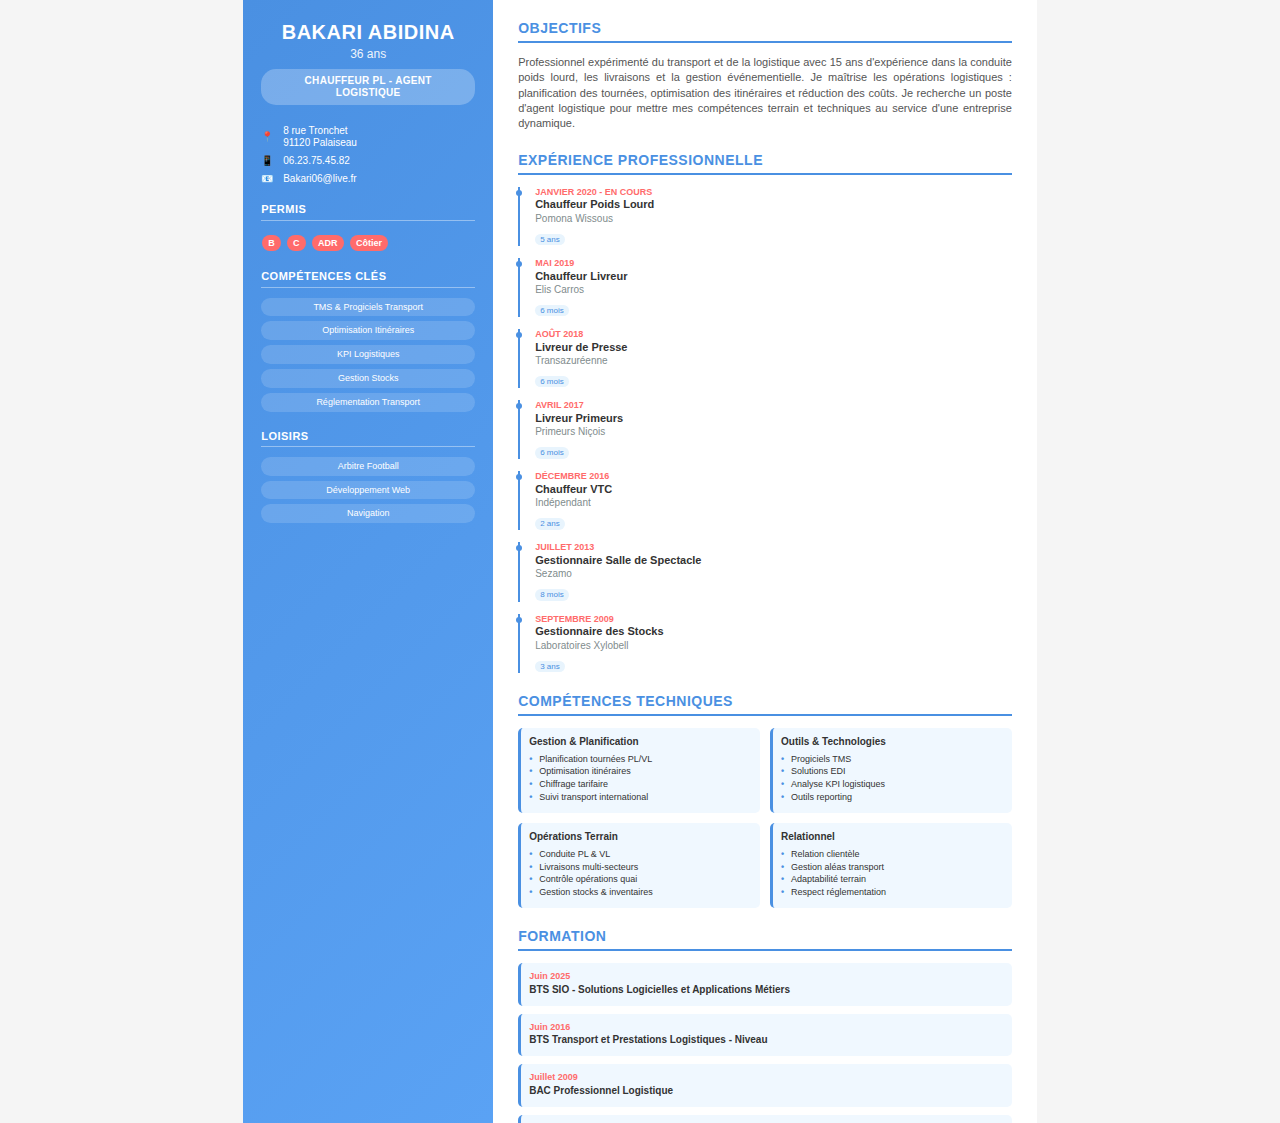
<file: Cv/cv1.html>
<!DOCTYPE html>
<html lang="fr">
<head>
    <meta charset="UTF-8">
    <meta name="viewport" content="width=device-width, initial-scale=1.0">
    <title>CV - Bakari Abidina</title>
    <style>
        * {
            margin: 0;
            padding: 0;
            box-sizing: border-box;
        }

        body {
            font-family: 'Arial', sans-serif;
            line-height: 1.2;
            color: #333;
            background: #f5f5f5;
        }

        .cv-container {
            max-width: 210mm;
            height: 297mm;
            margin: 0 auto;
            background: white;
            display: grid;
            grid-template-columns: 250px 1fr;
            overflow: hidden;
        }

        /* Sidebar */
        .sidebar {
            background: linear-gradient(135deg, #4a90e2, #5ba3f5);
            color: white;
            padding: 20px 18px;
        }

        .profile-section {
            text-align: center;
            margin-bottom: 20px;
        }

        .name {
            font-size: 20px;
            font-weight: bold;
            margin-bottom: 3px;
            text-transform: uppercase;
            letter-spacing: 0.5px;
        }

        .age {
            font-size: 12px;
            opacity: 0.9;
            margin-bottom: 8px;
        }

        .title {
            background: rgba(255,255,255,0.25);
            padding: 6px 12px;
            border-radius: 15px;
            font-size: 10px;
            font-weight: bold;
            text-transform: uppercase;
            letter-spacing: 0.3px;
        }

        .contact-info {
            margin-bottom: 18px;
        }

        .contact-item {
            display: flex;
            align-items: center;
            margin-bottom: 6px;
            font-size: 10px;
        }

        .contact-item::before {
            content: "📧";
            margin-right: 8px;
            width: 14px;
        }

        .contact-item.phone::before {
            content: "📱";
        }

        .contact-item.address::before {
            content: "📍";
        }

        .sidebar-section {
            margin-bottom: 18px;
        }

        .sidebar-title {
            font-size: 11px;
            font-weight: bold;
            text-transform: uppercase;
            letter-spacing: 0.5px;
            margin-bottom: 10px;
            padding-bottom: 3px;
            border-bottom: 1px solid rgba(255,255,255,0.4);
        }

        .skill-item {
            background: rgba(255,255,255,0.15);
            padding: 4px 8px;
            margin-bottom: 5px;
            border-radius: 12px;
            font-size: 9px;
            text-align: center;
        }

        .permit-item {
            display: inline-block;
            background: #ff6b6b;
            color: white;
            padding: 3px 6px;
            margin: 1px;
            border-radius: 8px;
            font-size: 9px;
            font-weight: bold;
        }

        /* Main Content */
        .main-content {
            padding: 20px 25px;
        }

        .section {
            margin-bottom: 20px;
        }

        .section-title {
            font-size: 14px;
            font-weight: bold;
            color: #4a90e2;
            text-transform: uppercase;
            letter-spacing: 0.5px;
            margin-bottom: 12px;
            padding-bottom: 4px;
            border-bottom: 2px solid #4a90e2;
        }

        .objective {
            font-size: 11px;
            color: #555;
            line-height: 1.4;
            text-align: justify;
        }

        .experience-item {
            margin-bottom: 12px;
            padding-left: 15px;
            border-left: 2px solid #4a90e2;
            position: relative;
        }

        .experience-item::before {
            content: "";
            position: absolute;
            left: -4px;
            top: 3px;
            width: 6px;
            height: 6px;
            background: #4a90e2;
            border-radius: 50%;
        }

        .experience-date {
            font-weight: bold;
            color: #ff6b6b;
            font-size: 9px;
            text-transform: uppercase;
        }

        .experience-title {
            font-weight: bold;
            font-size: 11px;
            color: #333;
            margin: 1px 0;
        }

        .experience-company {
            font-size: 10px;
            color: #7f8c8d;
            margin-bottom: 2px;
        }

        .experience-duration {
            font-size: 8px;
            background: #e8f4fd;
            color: #4a90e2;
            padding: 1px 5px;
            border-radius: 8px;
            display: inline-block;
        }

        .education-item {
            margin-bottom: 8px;
            padding: 8px;
            background: #f0f8ff;
            border-radius: 5px;
            border-left: 3px solid #4a90e2;
        }

        .education-date {
            font-weight: bold;
            color: #ff6b6b;
            font-size: 9px;
        }

        .education-title {
            font-weight: bold;
            color: #333;
            margin: 2px 0;
            font-size: 10px;
        }

        .competences-grid {
            display: grid;
            grid-template-columns: 1fr 1fr;
            gap: 10px;
        }

        .competence-category {
            background: #f0f8ff;
            padding: 8px;
            border-radius: 5px;
            border-left: 3px solid #4a90e2;
        }

        .competence-title {
            font-weight: bold;
            color: #333;
            margin-bottom: 6px;
            font-size: 10px;
        }

        .competence-list {
            list-style: none;
        }

        .competence-list li {
            font-size: 9px;
            margin-bottom: 2px;
            padding-left: 10px;
            position: relative;
        }

        .competence-list li::before {
            content: "•";
            position: absolute;
            left: 0;
            color: #4a90e2;
            font-weight: bold;
        }

        @media print {
            .cv-container {
                box-shadow: none;
                margin: 0;
                max-width: 210mm;
                height: 297mm;
            }
            
            body {
                background: white;
            }
        }
    </style>
</head>
<body>
    <div class="cv-container">
        <div class="sidebar">
            <div class="profile-section">
                <div class="name">Bakari Abidina</div>
                <div class="age">36 ans</div>
                <div class="title">Chauffeur PL - Agent Logistique</div>
            </div>

            <div class="contact-info">
                <div class="contact-item address">8 rue Tronchet<br>91120 Palaiseau</div>
                <div class="contact-item phone">06.23.75.45.82</div>
                <div class="contact-item">Bakari06@live.fr</div>
            </div>

            <div class="sidebar-section">
                <div class="sidebar-title">Permis</div>
                <div class="permit-item">B</div>
                <div class="permit-item">C</div>
                <div class="permit-item">ADR</div>
                <div class="permit-item">Côtier</div>
            </div>

            <div class="sidebar-section">
                <div class="sidebar-title">Compétences Clés</div>
                <div class="skill-item">TMS & Progiciels Transport</div>
                <div class="skill-item">Optimisation Itinéraires</div>
                <div class="skill-item">KPI Logistiques</div>
                <div class="skill-item">Gestion Stocks</div>
                <div class="skill-item">Réglementation Transport</div>
            </div>

            <div class="sidebar-section">
                <div class="sidebar-title">Loisirs</div>
                <div class="skill-item">Arbitre Football</div>
                <div class="skill-item">Développement Web</div>
                <div class="skill-item">Navigation</div>
            </div>
        </div>

        <div class="main-content">
            <div class="section">
                <div class="section-title">Objectifs</div>
                <div class="objective">
                    Professionnel expérimenté du transport et de la logistique avec 15 ans d'expérience dans la conduite poids lourd, les livraisons et la gestion événementielle. Je maîtrise les opérations logistiques : planification des tournées, optimisation des itinéraires et réduction des coûts. Je recherche un poste d'agent logistique pour mettre mes compétences terrain et techniques au service d'une entreprise dynamique.
                </div>
            </div>

            <div class="section">
                <div class="section-title">Expérience Professionnelle</div>
                
                <div class="experience-item">
                    <div class="experience-date">Janvier 2020 - En cours</div>
                    <div class="experience-title">Chauffeur Poids Lourd</div>
                    <div class="experience-company">Pomona Wissous</div>
                    <div class="experience-duration">5 ans</div>
                </div>

                <div class="experience-item">
                    <div class="experience-date">Mai 2019</div>
                    <div class="experience-title">Chauffeur Livreur</div>
                    <div class="experience-company">Elis Carros</div>
                    <div class="experience-duration">6 mois</div>
                </div>

                <div class="experience-item">
                    <div class="experience-date">Août 2018</div>
                    <div class="experience-title">Livreur de Presse</div>
                    <div class="experience-company">Transazuréenne</div>
                    <div class="experience-duration">6 mois</div>
                </div>

                <div class="experience-item">
                    <div class="experience-date">Avril 2017</div>
                    <div class="experience-title">Livreur Primeurs</div>
                    <div class="experience-company">Primeurs Niçois</div>
                    <div class="experience-duration">6 mois</div>
                </div>

                <div class="experience-item">
                    <div class="experience-date">Décembre 2016</div>
                    <div class="experience-title">Chauffeur VTC</div>
                    <div class="experience-company">Indépendant</div>
                    <div class="experience-duration">2 ans</div>
                </div>

                <div class="experience-item">
                    <div class="experience-date">Juillet 2013</div>
                    <div class="experience-title">Gestionnaire Salle de Spectacle</div>
                    <div class="experience-company">Sezamo</div>
                    <div class="experience-duration">8 mois</div>
                </div>

                <div class="experience-item">
                    <div class="experience-date">Septembre 2009</div>
                    <div class="experience-title">Gestionnaire des Stocks</div>
                    <div class="experience-company">Laboratoires Xylobell</div>
                    <div class="experience-duration">3 ans</div>
                </div>
            </div>

            <div class="section">
                <div class="section-title">Compétences Techniques</div>
                <div class="competences-grid">
                    <div class="competence-category">
                        <div class="competence-title">Gestion & Planification</div>
                        <ul class="competence-list">
                            <li>Planification tournées PL/VL</li>
                            <li>Optimisation itinéraires</li>
                            <li>Chiffrage tarifaire</li>
                            <li>Suivi transport international</li>
                        </ul>
                    </div>
                    <div class="competence-category">
                        <div class="competence-title">Outils & Technologies</div>
                        <ul class="competence-list">
                            <li>Progiciels TMS</li>
                            <li>Solutions EDI</li>
                            <li>Analyse KPI logistiques</li>
                            <li>Outils reporting</li>
                        </ul>
                    </div>
                    <div class="competence-category">
                        <div class="competence-title">Opérations Terrain</div>
                        <ul class="competence-list">
                            <li>Conduite PL & VL</li>
                            <li>Livraisons multi-secteurs</li>
                            <li>Contrôle opérations quai</li>
                            <li>Gestion stocks & inventaires</li>
                        </ul>
                    </div>
                    <div class="competence-category">
                        <div class="competence-title">Relationnel</div>
                        <ul class="competence-list">
                            <li>Relation clientèle</li>
                            <li>Gestion aléas transport</li>
                            <li>Adaptabilité terrain</li>
                            <li>Respect réglementation</li>
                        </ul>
                    </div>
                </div>
            </div>

            <div class="section">
                <div class="section-title">Formation</div>
                
                <div class="education-item">
                    <div class="education-date">Juin 2025</div>
                    <div class="education-title">BTS SIO - Solutions Logicielles et Applications Métiers</div>
                </div>

                <div class="education-item">
                    <div class="education-date">Juin 2016</div>
                    <div class="education-title">BTS Transport et Prestations Logistiques - Niveau</div>
                </div>

                <div class="education-item">
                    <div class="education-date">Juillet 2009</div>
                    <div class="education-title">BAC Professionnel Logistique</div>
                </div>

                <div class="education-item">
                    <div class="education-date">Juin 2007</div>
                    <div class="education-title">BEP Logistique et Commercialisation</div>
                </div>
            </div>
        </div>
    </div>
</body>
</html>
</file>
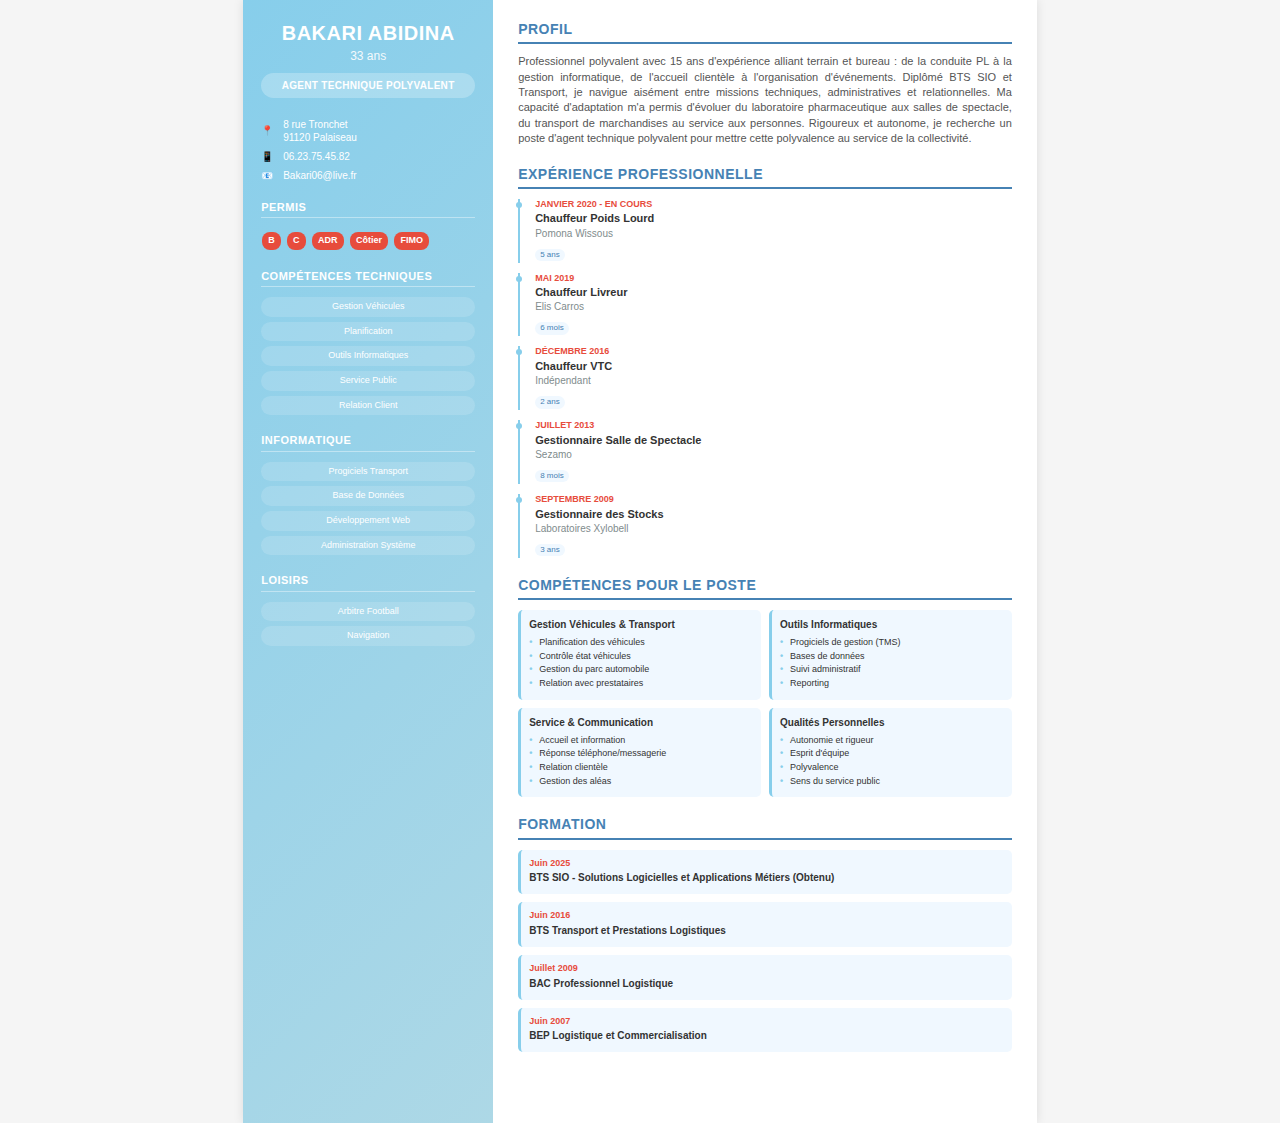
<file: Cv/cv2.html>
<!DOCTYPE html>
<html lang="fr">
<head>
    <meta charset="UTF-8">
    <meta name="viewport" content="width=device-width, initial-scale=1.0">
    <title>CV - Bakari Abidina</title>
    <style>
        * {
            margin: 0;
            padding: 0;
            box-sizing: border-box;
        }

        body {
            font-family: 'Arial', sans-serif;
            line-height: 1.3;
            color: #333;
            background: #f5f5f5;
        }

        .cv-container {
            max-width: 210mm;
            height: 297mm;
            margin: 0 auto;
            background: white;
            display: grid;
            grid-template-columns: 250px 1fr;
            overflow: hidden;
            box-shadow: 0 0 10px rgba(0,0,0,0.1);
        }

        /* Sidebar */
        .sidebar {
            background: linear-gradient(135deg, #87CEEB, #ADD8E6);
            color: white;
            padding: 20px 18px;
        }

        .profile-section {
            text-align: center;
            margin-bottom: 20px;
        }

        .name {
            font-size: 20px;
            font-weight: bold;
            margin-bottom: 3px;
            text-transform: uppercase;
            letter-spacing: 0.5px;
        }

        .age {
            font-size: 12px;
            opacity: 0.9;
            margin-bottom: 8px;
        }

        .title {
            background: rgba(255,255,255,0.25);
            padding: 6px 12px;
            border-radius: 15px;
            font-size: 10px;
            font-weight: bold;
            text-transform: uppercase;
            letter-spacing: 0.3px;
        }

        .contact-info {
            margin-bottom: 18px;
        }

        .contact-item {
            display: flex;
            align-items: center;
            margin-bottom: 6px;
            font-size: 10px;
        }

        .contact-item::before {
            content: "📧";
            margin-right: 8px;
            width: 14px;
        }

        .contact-item.phone::before {
            content: "📱";
        }

        .contact-item.address::before {
            content: "📍";
        }

        .sidebar-section {
            margin-bottom: 18px;
        }

        .sidebar-title {
            font-size: 11px;
            font-weight: bold;
            text-transform: uppercase;
            letter-spacing: 0.5px;
            margin-bottom: 10px;
            padding-bottom: 3px;
            border-bottom: 1px solid rgba(255,255,255,0.4);
        }

        .skill-item {
            background: rgba(255,255,255,0.15);
            padding: 4px 8px;
            margin-bottom: 5px;
            border-radius: 12px;
            font-size: 9px;
            text-align: center;
        }

        .permit-item {
            display: inline-block;
            background: #e74c3c;
            color: white;
            padding: 3px 6px;
            margin: 1px;
            border-radius: 8px;
            font-size: 9px;
            font-weight: bold;
        }

        /* Main Content */
        .main-content {
            padding: 20px 25px;
        }

        .section {
            margin-bottom: 18px;
        }

        .section-title {
            font-size: 14px;
            font-weight: bold;
            color: #4682B4;
            text-transform: uppercase;
            letter-spacing: 0.5px;
            margin-bottom: 10px;
            padding-bottom: 4px;
            border-bottom: 2px solid #4682B4;
        }

        .objective {
            font-size: 11px;
            color: #555;
            line-height: 1.4;
            text-align: justify;
        }

        .experience-item {
            margin-bottom: 10px;
            padding-left: 15px;
            border-left: 2px solid #87CEEB;
            position: relative;
        }

        .experience-item::before {
            content: "";
            position: absolute;
            left: -4px;
            top: 3px;
            width: 6px;
            height: 6px;
            background: #87CEEB;
            border-radius: 50%;
        }

        .experience-date {
            font-weight: bold;
            color: #e74c3c;
            font-size: 9px;
            text-transform: uppercase;
        }

        .experience-title {
            font-weight: bold;
            font-size: 11px;
            color: #333;
            margin: 1px 0;
        }

        .experience-company {
            font-size: 10px;
            color: #7f8c8d;
            margin-bottom: 2px;
        }

        .experience-duration {
            font-size: 8px;
            background: #F0F8FF;
            color: #4682B4;
            padding: 1px 5px;
            border-radius: 8px;
            display: inline-block;
        }

        .education-item {
            margin-bottom: 8px;
            padding: 8px;
            background: #F0F8FF;
            border-radius: 5px;
            border-left: 3px solid #87CEEB;
        }

        .education-date {
            font-weight: bold;
            color: #e74c3c;
            font-size: 9px;
        }

        .education-title {
            font-weight: bold;
            color: #333;
            margin: 2px 0;
            font-size: 10px;
        }

        .competences-grid {
            display: grid;
            grid-template-columns: 1fr 1fr;
            gap: 8px;
        }

        .competence-category {
            background: #F0F8FF;
            padding: 8px;
            border-radius: 5px;
            border-left: 3px solid #87CEEB;
        }

        .competence-title {
            font-weight: bold;
            color: #333;
            margin-bottom: 6px;
            font-size: 10px;
        }

        .competence-list {
            list-style: none;
        }

        .competence-list li {
            font-size: 9px;
            margin-bottom: 2px;
            padding-left: 10px;
            position: relative;
        }

        .competence-list li::before {
            content: "•";
            position: absolute;
            left: 0;
            color: #87CEEB;
            font-weight: bold;
        }

        @media print {
            .cv-container {
                box-shadow: none;
                margin: 0;
                max-width: 210mm;
                height: 297mm;
            }
            
            body {
                background: white;
            }
        }
    </style>
</head>
<body>
    <div class="cv-container">
        <div class="sidebar">
            <div class="profile-section">
                <div class="name">Bakari Abidina</div>
                <div class="age">33 ans</div>
                <div class="title">Agent Technique Polyvalent</div>
            </div>

            <div class="contact-info">
                <div class="contact-item address">8 rue Tronchet<br>91120 Palaiseau</div>
                <div class="contact-item phone">06.23.75.45.82</div>
                <div class="contact-item">Bakari06@live.fr</div>
            </div>

            <div class="sidebar-section">
                <div class="sidebar-title">Permis</div>
                <div class="permit-item">B</div>
                <div class="permit-item">C</div>
                <div class="permit-item">ADR</div>
                <div class="permit-item">Côtier</div>
                <div class="permit-item">FIMO</div>
            </div>

            <div class="sidebar-section">
                <div class="sidebar-title">Compétences Techniques</div>
                <div class="skill-item">Gestion Véhicules</div>
                <div class="skill-item">Planification</div>
                <div class="skill-item">Outils Informatiques</div>
                <div class="skill-item">Service Public</div>
                <div class="skill-item">Relation Client</div>
            </div>

            <div class="sidebar-section">
                <div class="sidebar-title">Informatique</div>
                <div class="skill-item">Progiciels Transport</div>
                <div class="skill-item">Base de Données</div>
                <div class="skill-item">Développement Web</div>
                <div class="skill-item">Administration Système</div>
            </div>

            <div class="sidebar-section">
                <div class="sidebar-title">Loisirs</div>
                <div class="skill-item">Arbitre Football</div>
                <div class="skill-item">Navigation</div>
            </div>
        </div>

        <div class="main-content">
            <div class="section">
                <div class="section-title">Profil</div>
                <div class="objective">
                    Professionnel polyvalent avec 15 ans d'expérience alliant terrain et bureau : de la conduite PL à la gestion informatique, de l'accueil clientèle à l'organisation d'événements. Diplômé BTS SIO et Transport, je navigue aisément entre missions techniques, administratives et relationnelles. Ma capacité d'adaptation m'a permis d'évoluer du laboratoire pharmaceutique aux salles de spectacle, du transport de marchandises au service aux personnes. Rigoureux et autonome, je recherche un poste d'agent technique polyvalent pour mettre cette polyvalence au service de la collectivité.
                </div>
            </div>

            <div class="section">
                <div class="section-title">Expérience Professionnelle</div>
                
                <div class="experience-item">
                    <div class="experience-date">Janvier 2020 - En cours</div>
                    <div class="experience-title">Chauffeur Poids Lourd</div>
                    <div class="experience-company">Pomona Wissous</div>
                    <div class="experience-duration">5 ans</div>
                </div>

                <div class="experience-item">
                    <div class="experience-date">Mai 2019</div>
                    <div class="experience-title">Chauffeur Livreur</div>
                    <div class="experience-company">Elis Carros</div>
                    <div class="experience-duration">6 mois</div>
                </div>

                <div class="experience-item">
                    <div class="experience-date">Décembre 2016</div>
                    <div class="experience-title">Chauffeur VTC</div>
                    <div class="experience-company">Indépendant</div>
                    <div class="experience-duration">2 ans</div>
                </div>

                <div class="experience-item">
                    <div class="experience-date">Juillet 2013</div>
                    <div class="experience-title">Gestionnaire Salle de Spectacle</div>
                    <div class="experience-company">Sezamo</div>
                    <div class="experience-duration">8 mois</div>
                </div>

                <div class="experience-item">
                    <div class="experience-date">Septembre 2009</div>
                    <div class="experience-title">Gestionnaire des Stocks</div>
                    <div class="experience-company">Laboratoires Xylobell</div>
                    <div class="experience-duration">3 ans</div>
                </div>
            </div>

            <div class="section">
                <div class="section-title">Compétences pour le Poste</div>
                <div class="competences-grid">
                    <div class="competence-category">
                        <div class="competence-title">Gestion Véhicules & Transport</div>
                        <ul class="competence-list">
                            <li>Planification des véhicules</li>
                            <li>Contrôle état véhicules</li>
                            <li>Gestion du parc automobile</li>
                            <li>Relation avec prestataires</li>
                        </ul>
                    </div>
                    <div class="competence-category">
                        <div class="competence-title">Outils Informatiques</div>
                        <ul class="competence-list">
                            <li>Progiciels de gestion (TMS)</li>
                            <li>Bases de données</li>
                            <li>Suivi administratif</li>
                            <li>Reporting</li>
                        </ul>
                    </div>
                    <div class="competence-category">
                        <div class="competence-title">Service & Communication</div>
                        <ul class="competence-list">
                            <li>Accueil et information</li>
                            <li>Réponse téléphone/messagerie</li>
                            <li>Relation clientèle</li>
                            <li>Gestion des aléas</li>
                        </ul>
                    </div>
                    <div class="competence-category">
                        <div class="competence-title">Qualités Personnelles</div>
                        <ul class="competence-list">
                            <li>Autonomie et rigueur</li>
                            <li>Esprit d'équipe</li>
                            <li>Polyvalence</li>
                            <li>Sens du service public</li>
                        </ul>
                    </div>
                </div>
            </div>

            <div class="section">
                <div class="section-title">Formation</div>
                
                <div class="education-item">
                    <div class="education-date">Juin 2025</div>
                    <div class="education-title">BTS SIO - Solutions Logicielles et Applications Métiers (Obtenu)</div>
                </div>

                <div class="education-item">
                    <div class="education-date">Juin 2016</div>
                    <div class="education-title">BTS Transport et Prestations Logistiques</div>
                </div>

                <div class="education-item">
                    <div class="education-date">Juillet 2009</div>
                    <div class="education-title">BAC Professionnel Logistique</div>
                </div>

                <div class="education-item">
                    <div class="education-date">Juin 2007</div>
                    <div class="education-title">BEP Logistique et Commercialisation</div>
                </div>
            </div>
        </div>
    </div>
</body>
</html>
</file>
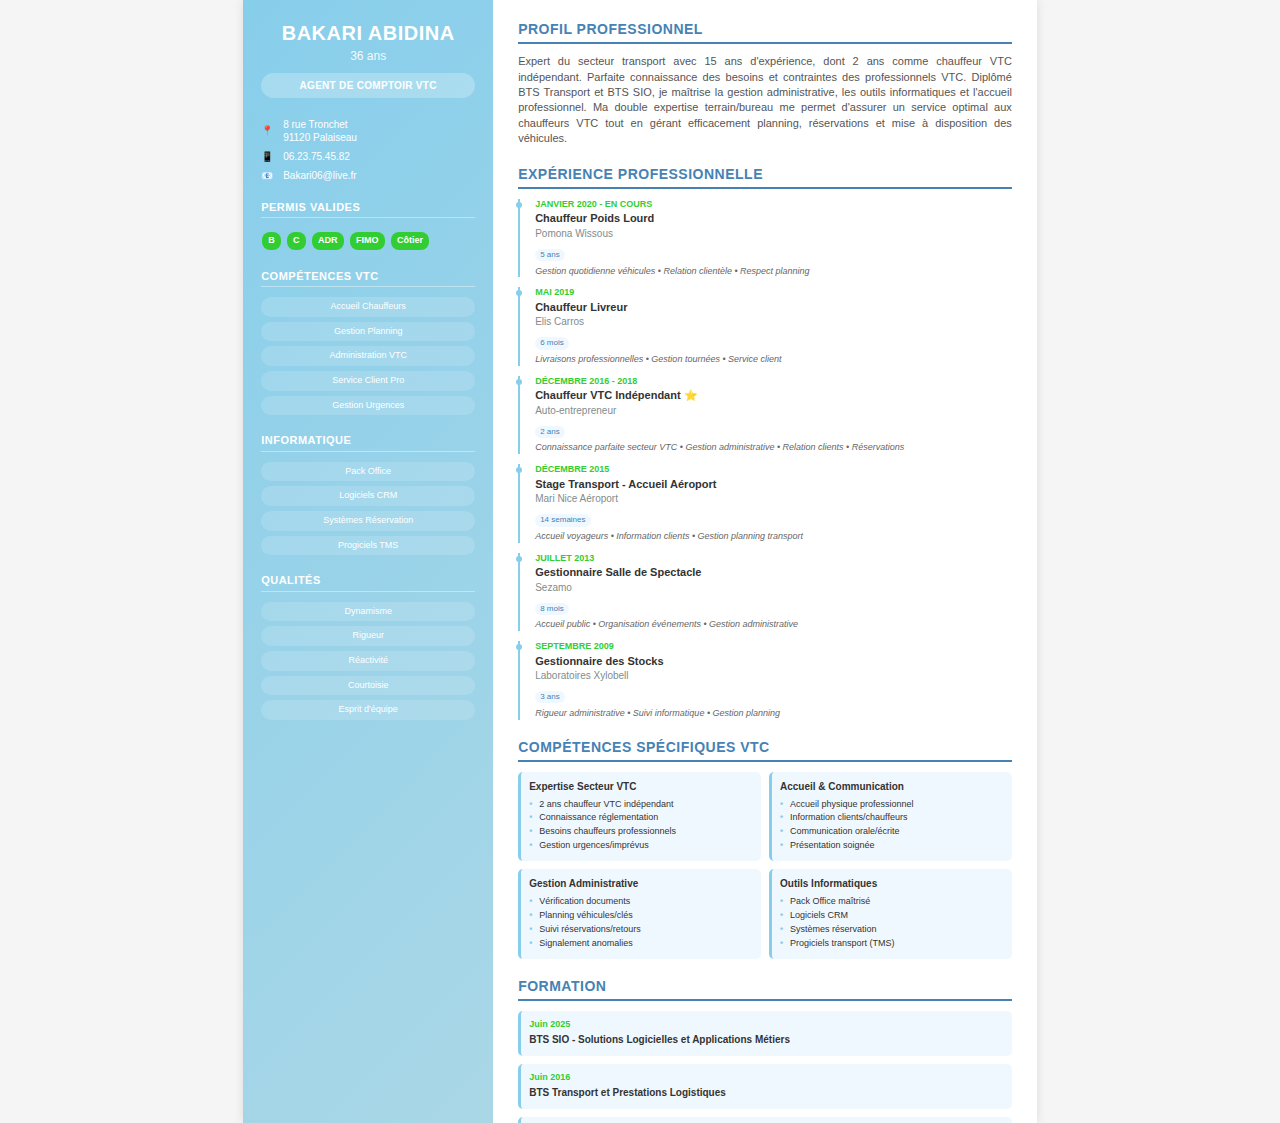
<file: Cv/cv3.html>
<!DOCTYPE html>
<html lang="fr">
<head>
    <meta charset="UTF-8">
    <meta name="viewport" content="width=device-width, initial-scale=1.0">
    <title>CV - Bakari Abidina</title>
    <style>
        * {
            margin: 0;
            padding: 0;
            box-sizing: border-box;
        }

        body {
            font-family: 'Arial', sans-serif;
            line-height: 1.3;
            color: #333;
            background: #f5f5f5;
        }

        .cv-container {
            max-width: 210mm;
            height: 297mm;
            margin: 0 auto;
            background: white;
            display: grid;
            grid-template-columns: 250px 1fr;
            overflow: hidden;
            box-shadow: 0 0 10px rgba(0,0,0,0.1);
        }

        /* Sidebar */
        .sidebar {
            background: linear-gradient(135deg, #87CEEB, #ADD8E6);
            color: white;
            padding: 20px 18px;
        }

        .profile-section {
            text-align: center;
            margin-bottom: 20px;
        }

        .name {
            font-size: 20px;
            font-weight: bold;
            margin-bottom: 3px;
            text-transform: uppercase;
            letter-spacing: 0.5px;
        }

        .age {
            font-size: 12px;
            opacity: 0.9;
            margin-bottom: 8px;
        }

        .title {
            background: rgba(255,255,255,0.25);
            padding: 6px 12px;
            border-radius: 15px;
            font-size: 10px;
            font-weight: bold;
            text-transform: uppercase;
            letter-spacing: 0.3px;
        }

        .contact-info {
            margin-bottom: 18px;
        }

        .contact-item {
            display: flex;
            align-items: center;
            margin-bottom: 6px;
            font-size: 10px;
        }

        .contact-item::before {
            content: "📧";
            margin-right: 8px;
            width: 14px;
        }

        .contact-item.phone::before {
            content: "📱";
        }

        .contact-item.address::before {
            content: "📍";
        }

        .sidebar-section {
            margin-bottom: 18px;
        }

        .sidebar-title {
            font-size: 11px;
            font-weight: bold;
            text-transform: uppercase;
            letter-spacing: 0.5px;
            margin-bottom: 10px;
            padding-bottom: 3px;
            border-bottom: 1px solid rgba(255,255,255,0.4);
        }

        .skill-item {
            background: rgba(255,255,255,0.15);
            padding: 4px 8px;
            margin-bottom: 5px;
            border-radius: 12px;
            font-size: 9px;
            text-align: center;
        }

        .permit-item {
            display: inline-block;
            background: #32CD32;
            color: white;
            padding: 3px 6px;
            margin: 1px;
            border-radius: 8px;
            font-size: 9px;
            font-weight: bold;
        }

        /* Main Content */
        .main-content {
            padding: 20px 25px;
        }

        .section {
            margin-bottom: 18px;
        }

        .section-title {
            font-size: 14px;
            font-weight: bold;
            color: #4682B4;
            text-transform: uppercase;
            letter-spacing: 0.5px;
            margin-bottom: 10px;
            padding-bottom: 4px;
            border-bottom: 2px solid #4682B4;
        }

        .objective {
            font-size: 11px;
            color: #555;
            line-height: 1.4;
            text-align: justify;
        }

        .experience-item {
            margin-bottom: 10px;
            padding-left: 15px;
            border-left: 2px solid #87CEEB;
            position: relative;
        }

        .experience-item::before {
            content: "";
            position: absolute;
            left: -4px;
            top: 3px;
            width: 6px;
            height: 6px;
            background: #87CEEB;
            border-radius: 50%;
        }

        .experience-date {
            font-weight: bold;
            color: #32CD32;
            font-size: 9px;
            text-transform: uppercase;
        }

        .experience-title {
            font-weight: bold;
            font-size: 11px;
            color: #333;
            margin: 1px 0;
        }

        .experience-company {
            font-size: 10px;
            color: #7f8c8d;
            margin-bottom: 2px;
        }

        .experience-duration {
            font-size: 8px;
            background: #F0F8FF;
            color: #4682B4;
            padding: 1px 5px;
            border-radius: 8px;
            display: inline-block;
        }

        .experience-description {
            font-size: 9px;
            color: #666;
            margin-top: 3px;
            font-style: italic;
        }

        .education-item {
            margin-bottom: 8px;
            padding: 8px;
            background: #F0F8FF;
            border-radius: 5px;
            border-left: 3px solid #87CEEB;
        }

        .education-date {
            font-weight: bold;
            color: #32CD32;
            font-size: 9px;
        }

        .education-title {
            font-weight: bold;
            color: #333;
            margin: 2px 0;
            font-size: 10px;
        }

        .competences-grid {
            display: grid;
            grid-template-columns: 1fr 1fr;
            gap: 8px;
        }

        .competence-category {
            background: #F0F8FF;
            padding: 8px;
            border-radius: 5px;
            border-left: 3px solid #87CEEB;
        }

        .competence-title {
            font-weight: bold;
            color: #333;
            margin-bottom: 6px;
            font-size: 10px;
        }

        .competence-list {
            list-style: none;
        }

        .competence-list li {
            font-size: 9px;
            margin-bottom: 2px;
            padding-left: 10px;
            position: relative;
        }

        .competence-list li::before {
            content: "•";
            position: absolute;
            left: 0;
            color: #87CEEB;
            font-weight: bold;
        }

        @media print {
            .cv-container {
                box-shadow: none;
                margin: 0;
                max-width: 210mm;
                height: 297mm;
            }
            
            body {
                background: white;
            }
        }
    </style>
</head>
<body>
    <div class="cv-container">
        <div class="sidebar">
            <div class="profile-section">
                <div class="name">Bakari Abidina</div>
                <div class="age">36 ans</div>
                <div class="title">Agent de Comptoir VTC</div>
            </div>

            <div class="contact-info">
                <div class="contact-item address">8 rue Tronchet<br>91120 Palaiseau</div>
                <div class="contact-item phone">06.23.75.45.82</div>
                <div class="contact-item">Bakari06@live.fr</div>
            </div>

            <div class="sidebar-section">
                <div class="sidebar-title">Permis Valides</div>
                <div class="permit-item">B</div>
                <div class="permit-item">C</div>
                <div class="permit-item">ADR</div>
                <div class="permit-item">FIMO</div>
                <div class="permit-item">Côtier</div>
            </div>

            <div class="sidebar-section">
                <div class="sidebar-title">Compétences VTC</div>
                <div class="skill-item">Accueil Chauffeurs</div>
                <div class="skill-item">Gestion Planning</div>
                <div class="skill-item">Administration VTC</div>
                <div class="skill-item">Service Client Pro</div>
                <div class="skill-item">Gestion Urgences</div>
            </div>

            <div class="sidebar-section">
                <div class="sidebar-title">Informatique</div>
                <div class="skill-item">Pack Office</div>
                <div class="skill-item">Logiciels CRM</div>
                <div class="skill-item">Systèmes Réservation</div>
                <div class="skill-item">Progiciels TMS</div>
            </div>

            <div class="sidebar-section">
                <div class="sidebar-title">Qualités</div>
                <div class="skill-item">Dynamisme</div>
                <div class="skill-item">Rigueur</div>
                <div class="skill-item">Réactivité</div>
                <div class="skill-item">Courtoisie</div>
                <div class="skill-item">Esprit d'équipe</div>
            </div>
        </div>

        <div class="main-content">
            <div class="section">
                <div class="section-title">Profil Professionnel</div>
                <div class="objective">
                    Expert du secteur transport avec 15 ans d'expérience, dont 2 ans comme chauffeur VTC indépendant. Parfaite connaissance des besoins et contraintes des professionnels VTC. Diplômé BTS Transport et BTS SIO, je maîtrise la gestion administrative, les outils informatiques et l'accueil professionnel. Ma double expertise terrain/bureau me permet d'assurer un service optimal aux chauffeurs VTC tout en gérant efficacement planning, réservations et mise à disposition des véhicules.
                </div>
            </div>

            <div class="section">
                <div class="section-title">Expérience Professionnelle</div>
                
                <div class="experience-item">
                    <div class="experience-date">Janvier 2020 - En cours</div>
                    <div class="experience-title">Chauffeur Poids Lourd</div>
                    <div class="experience-company">Pomona Wissous</div>
                    <div class="experience-duration">5 ans</div>
                    <div class="experience-description">Gestion quotidienne véhicules • Relation clientèle • Respect planning</div>
                </div>

                <div class="experience-item">
                    <div class="experience-date">Mai 2019</div>
                    <div class="experience-title">Chauffeur Livreur</div>
                    <div class="experience-company">Elis Carros</div>
                    <div class="experience-duration">6 mois</div>
                    <div class="experience-description">Livraisons professionnelles • Gestion tournées • Service client</div>
                </div>

                <div class="experience-item">
                    <div class="experience-date">Décembre 2016 - 2018</div>
                    <div class="experience-title">Chauffeur VTC Indépendant ⭐</div>
                    <div class="experience-company">Auto-entrepreneur</div>
                    <div class="experience-duration">2 ans</div>
                    <div class="experience-description">Connaissance parfaite secteur VTC • Gestion administrative • Relation clients • Réservations</div>
                </div>

                <div class="experience-item">
                    <div class="experience-date">Décembre 2015</div>
                    <div class="experience-title">Stage Transport - Accueil Aéroport</div>
                    <div class="experience-company">Mari Nice Aéroport</div>
                    <div class="experience-duration">14 semaines</div>
                    <div class="experience-description">Accueil voyageurs • Information clients • Gestion planning transport</div>
                </div>

                <div class="experience-item">
                    <div class="experience-date">Juillet 2013</div>
                    <div class="experience-title">Gestionnaire Salle de Spectacle</div>
                    <div class="experience-company">Sezamo</div>
                    <div class="experience-duration">8 mois</div>
                    <div class="experience-description">Accueil public • Organisation événements • Gestion administrative</div>
                </div>

                <div class="experience-item">
                    <div class="experience-date">Septembre 2009</div>
                    <div class="experience-title">Gestionnaire des Stocks</div>
                    <div class="experience-company">Laboratoires Xylobell</div>
                    <div class="experience-duration">3 ans</div>
                    <div class="experience-description">Rigueur administrative • Suivi informatique • Gestion planning</div>
                </div>
            </div>

            <div class="section">
                <div class="section-title">Compétences Spécifiques VTC</div>
                <div class="competences-grid">
                    <div class="competence-category">
                        <div class="competence-title">Expertise Secteur VTC</div>
                        <ul class="competence-list">
                            <li>2 ans chauffeur VTC indépendant</li>
                            <li>Connaissance réglementation</li>
                            <li>Besoins chauffeurs professionnels</li>
                            <li>Gestion urgences/imprévus</li>
                        </ul>
                    </div>
                    <div class="competence-category">
                        <div class="competence-title">Accueil & Communication</div>
                        <ul class="competence-list">
                            <li>Accueil physique professionnel</li>
                            <li>Information clients/chauffeurs</li>
                            <li>Communication orale/écrite</li>
                            <li>Présentation soignée</li>
                        </ul>
                    </div>
                    <div class="competence-category">
                        <div class="competence-title">Gestion Administrative</div>
                        <ul class="competence-list">
                            <li>Vérification documents</li>
                            <li>Planning véhicules/clés</li>
                            <li>Suivi réservations/retours</li>
                            <li>Signalement anomalies</li>
                        </ul>
                    </div>
                    <div class="competence-category">
                        <div class="competence-title">Outils Informatiques</div>
                        <ul class="competence-list">
                            <li>Pack Office maîtrisé</li>
                            <li>Logiciels CRM</li>
                            <li>Systèmes réservation</li>
                            <li>Progiciels transport (TMS)</li>
                        </ul>
                    </div>
                </div>
            </div>

            <div class="section">
                <div class="section-title">Formation</div>
                
                <div class="education-item">
                    <div class="education-date">Juin 2025</div>
                    <div class="education-title">BTS SIO - Solutions Logicielles et Applications Métiers</div>
                </div>

                <div class="education-item">
                    <div class="education-date">Juin 2016</div>
                    <div class="education-title">BTS Transport et Prestations Logistiques</div>
                </div>

                <div class="education-item">
                    <div class="education-date">Juillet 2009</div>
                    <div class="education-title">BAC Professionnel Logistique</div>
                </div>

                <div class="education-item">
                    <div class="education-date">Juin 2007</div>
                    <div class="education-title">BEP Logistique et Commercialisation</div>
                </div>
            </div>
        </div>
    </div>
</body>
</html>
</file>
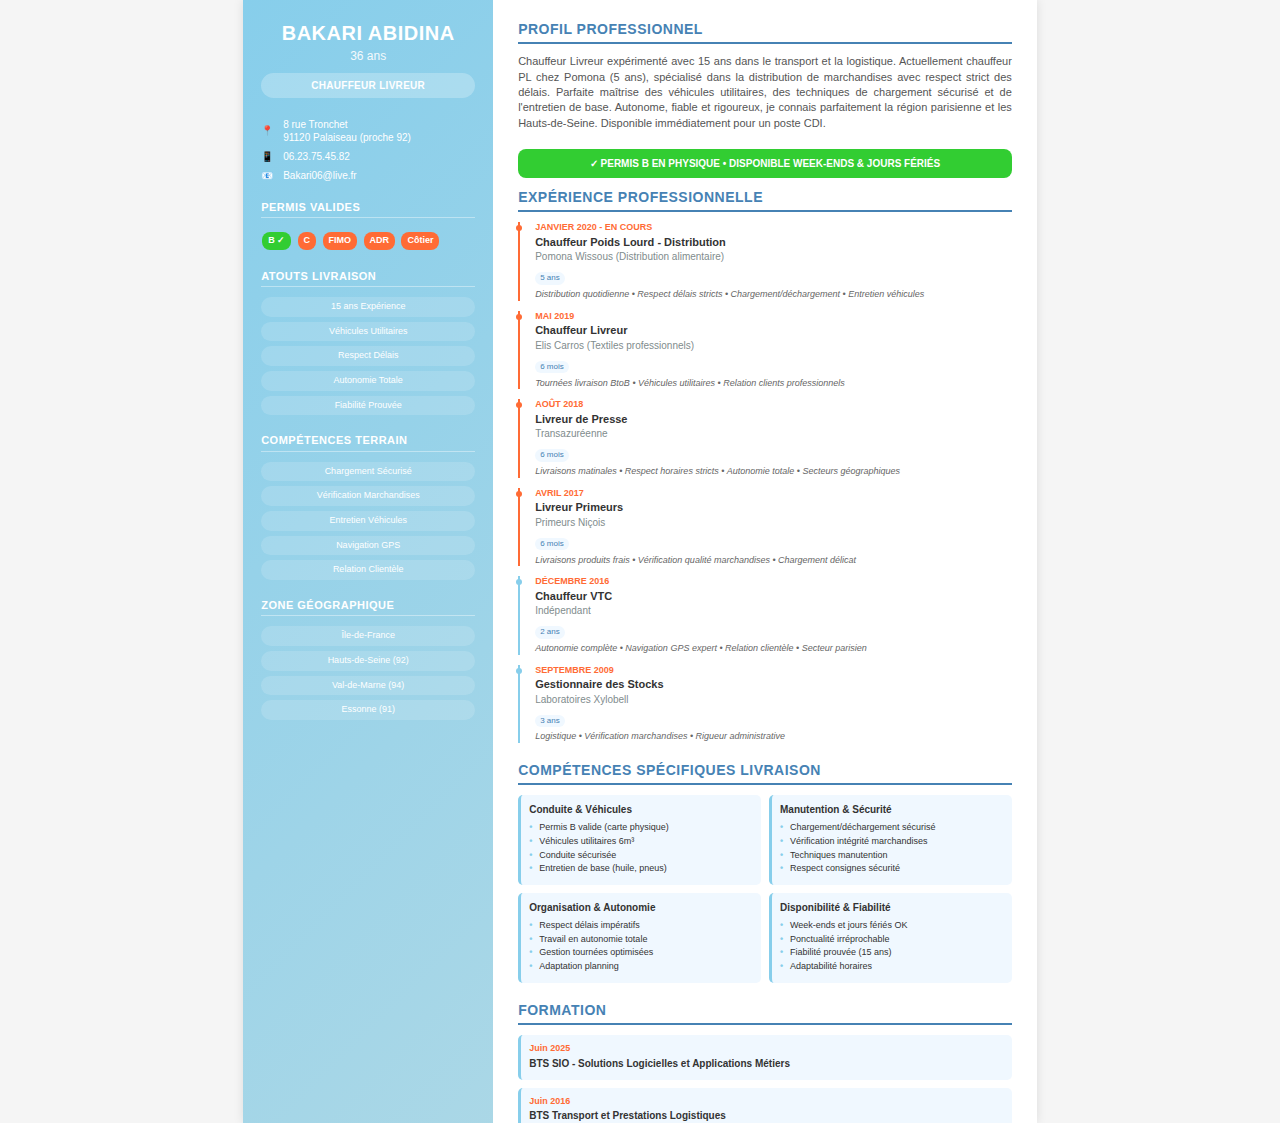
<file: Cv/cv4.html>
<!DOCTYPE html>
<html lang="fr">
<head>
    <meta charset="UTF-8">
    <meta name="viewport" content="width=device-width, initial-scale=1.0">
    <title>CV - Bakari Abidina</title>
    <style>
        * {
            margin: 0;
            padding: 0;
            box-sizing: border-box;
        }

        body {
            font-family: 'Arial', sans-serif;
            line-height: 1.3;
            color: #333;
            background: #f5f5f5;
        }

        .cv-container {
            max-width: 210mm;
            height: 297mm;
            margin: 0 auto;
            background: white;
            display: grid;
            grid-template-columns: 250px 1fr;
            overflow: hidden;
            box-shadow: 0 0 10px rgba(0,0,0,0.1);
        }

        /* Sidebar */
        .sidebar {
            background: linear-gradient(135deg, #87CEEB, #ADD8E6);
            color: white;
            padding: 20px 18px;
        }

        .profile-section {
            text-align: center;
            margin-bottom: 20px;
        }

        .name {
            font-size: 20px;
            font-weight: bold;
            margin-bottom: 3px;
            text-transform: uppercase;
            letter-spacing: 0.5px;
        }

        .age {
            font-size: 12px;
            opacity: 0.9;
            margin-bottom: 8px;
        }

        .title {
            background: rgba(255,255,255,0.25);
            padding: 6px 12px;
            border-radius: 15px;
            font-size: 10px;
            font-weight: bold;
            text-transform: uppercase;
            letter-spacing: 0.3px;
        }

        .contact-info {
            margin-bottom: 18px;
        }

        .contact-item {
            display: flex;
            align-items: center;
            margin-bottom: 6px;
            font-size: 10px;
        }

        .contact-item::before {
            content: "📧";
            margin-right: 8px;
            width: 14px;
        }

        .contact-item.phone::before {
            content: "📱";
        }

        .contact-item.address::before {
            content: "📍";
        }

        .sidebar-section {
            margin-bottom: 18px;
        }

        .sidebar-title {
            font-size: 11px;
            font-weight: bold;
            text-transform: uppercase;
            letter-spacing: 0.5px;
            margin-bottom: 10px;
            padding-bottom: 3px;
            border-bottom: 1px solid rgba(255,255,255,0.4);
        }

        .skill-item {
            background: rgba(255,255,255,0.15);
            padding: 4px 8px;
            margin-bottom: 5px;
            border-radius: 12px;
            font-size: 9px;
            text-align: center;
        }

        .permit-item {
            display: inline-block;
            background: #FF6B35;
            color: white;
            padding: 3px 6px;
            margin: 1px;
            border-radius: 8px;
            font-size: 9px;
            font-weight: bold;
        }

        .permit-highlight {
            background: #32CD32 !important;
            animation: pulse 2s infinite;
        }

        @keyframes pulse {
            0% { box-shadow: 0 0 0 0 rgba(50, 205, 50, 0.7); }
            70% { box-shadow: 0 0 0 5px rgba(50, 205, 50, 0); }
            100% { box-shadow: 0 0 0 0 rgba(50, 205, 50, 0); }
        }

        /* Main Content */
        .main-content {
            padding: 20px 25px;
        }

        .section {
            margin-bottom: 18px;
        }

        .section-title {
            font-size: 14px;
            font-weight: bold;
            color: #4682B4;
            text-transform: uppercase;
            letter-spacing: 0.5px;
            margin-bottom: 10px;
            padding-bottom: 4px;
            border-bottom: 2px solid #4682B4;
        }

        .objective {
            font-size: 11px;
            color: #555;
            line-height: 1.4;
            text-align: justify;
        }

        .experience-item {
            margin-bottom: 10px;
            padding-left: 15px;
            border-left: 2px solid #87CEEB;
            position: relative;
        }

        .experience-item::before {
            content: "";
            position: absolute;
            left: -4px;
            top: 3px;
            width: 6px;
            height: 6px;
            background: #87CEEB;
            border-radius: 50%;
        }

        .experience-highlight {
            border-left: 2px solid #FF6B35;
        }

        .experience-highlight::before {
            background: #FF6B35;
        }

        .experience-date {
            font-weight: bold;
            color: #FF6B35;
            font-size: 9px;
            text-transform: uppercase;
        }

        .experience-title {
            font-weight: bold;
            font-size: 11px;
            color: #333;
            margin: 1px 0;
        }

        .experience-company {
            font-size: 10px;
            color: #7f8c8d;
            margin-bottom: 2px;
        }

        .experience-duration {
            font-size: 8px;
            background: #F0F8FF;
            color: #4682B4;
            padding: 1px 5px;
            border-radius: 8px;
            display: inline-block;
        }

        .experience-description {
            font-size: 9px;
            color: #666;
            margin-top: 3px;
            font-style: italic;
        }

        .education-item {
            margin-bottom: 8px;
            padding: 8px;
            background: #F0F8FF;
            border-radius: 5px;
            border-left: 3px solid #87CEEB;
        }

        .education-date {
            font-weight: bold;
            color: #FF6B35;
            font-size: 9px;
        }

        .education-title {
            font-weight: bold;
            color: #333;
            margin: 2px 0;
            font-size: 10px;
        }

        .competences-grid {
            display: grid;
            grid-template-columns: 1fr 1fr;
            gap: 8px;
        }

        .competence-category {
            background: #F0F8FF;
            padding: 8px;
            border-radius: 5px;
            border-left: 3px solid #87CEEB;
        }

        .competence-title {
            font-weight: bold;
            color: #333;
            margin-bottom: 6px;
            font-size: 10px;
        }

        .competence-list {
            list-style: none;
        }

        .competence-list li {
            font-size: 9px;
            margin-bottom: 2px;
            padding-left: 10px;
            position: relative;
        }

        .competence-list li::before {
            content: "•";
            position: absolute;
            left: 0;
            color: #87CEEB;
            font-weight: bold;
        }

        .availability-box {
            background: #32CD32;
            color: white;
            padding: 8px;
            border-radius: 8px;
            text-align: center;
            margin: 10px 0;
            font-size: 10px;
            font-weight: bold;
        }

        @media print {
            .cv-container {
                box-shadow: none;
                margin: 0;
                max-width: 210mm;
                height: 297mm;
            }
            
            body {
                background: white;
            }
        }
    </style>
</head>
<body>
    <div class="cv-container">
        <div class="sidebar">
            <div class="profile-section">
                <div class="name">Bakari Abidina</div>
                <div class="age">36 ans</div>
                <div class="title">Chauffeur Livreur</div>
            </div>

            <div class="contact-info">
                <div class="contact-item address">8 rue Tronchet<br>91120 Palaiseau (proche 92)</div>
                <div class="contact-item phone">06.23.75.45.82</div>
                <div class="contact-item">Bakari06@live.fr</div>
            </div>

            <div class="sidebar-section">
                <div class="sidebar-title">Permis Valides</div>
                <div class="permit-item permit-highlight">B ✓</div>
                <div class="permit-item">C</div>
                <div class="permit-item">FIMO</div>
                <div class="permit-item">ADR</div>
                <div class="permit-item">Côtier</div>
            </div>

            <div class="sidebar-section">
                <div class="sidebar-title">Atouts Livraison</div>
                <div class="skill-item">15 ans Expérience</div>
                <div class="skill-item">Véhicules Utilitaires</div>
                <div class="skill-item">Respect Délais</div>
                <div class="skill-item">Autonomie Totale</div>
                <div class="skill-item">Fiabilité Prouvée</div>
            </div>

            <div class="sidebar-section">
                <div class="sidebar-title">Compétences Terrain</div>
                <div class="skill-item">Chargement Sécurisé</div>
                <div class="skill-item">Vérification Marchandises</div>
                <div class="skill-item">Entretien Véhicules</div>
                <div class="skill-item">Navigation GPS</div>
                <div class="skill-item">Relation Clientèle</div>
            </div>

            <div class="sidebar-section">
                <div class="sidebar-title">Zone Géographique</div>
                <div class="skill-item">Île-de-France</div>
                <div class="skill-item">Hauts-de-Seine (92)</div>
                <div class="skill-item">Val-de-Marne (94)</div>
                <div class="skill-item">Essonne (91)</div>
            </div>
        </div>

        <div class="main-content">
            <div class="section">
                <div class="section-title">Profil Professionnel</div>
                <div class="objective">
                    Chauffeur Livreur expérimenté avec 15 ans dans le transport et la logistique. Actuellement chauffeur PL chez Pomona (5 ans), spécialisé dans la distribution de marchandises avec respect strict des délais. Parfaite maîtrise des véhicules utilitaires, des techniques de chargement sécurisé et de l'entretien de base. Autonome, fiable et rigoureux, je connais parfaitement la région parisienne et les Hauts-de-Seine. Disponible immédiatement pour un poste CDI.
                </div>
            </div>

            <div class="availability-box">
                ✓ PERMIS B EN PHYSIQUE • DISPONIBLE WEEK-ENDS & JOURS FÉRIÉS
            </div>

            <div class="section">
                <div class="section-title">Expérience Professionnelle</div>
                
                <div class="experience-item experience-highlight">
                    <div class="experience-date">Janvier 2020 - En cours</div>
                    <div class="experience-title">Chauffeur Poids Lourd - Distribution</div>
                    <div class="experience-company">Pomona Wissous (Distribution alimentaire)</div>
                    <div class="experience-duration">5 ans</div>
                    <div class="experience-description">Distribution quotidienne • Respect délais stricts • Chargement/déchargement • Entretien véhicules</div>
                </div>

                <div class="experience-item experience-highlight">
                    <div class="experience-date">Mai 2019</div>
                    <div class="experience-title">Chauffeur Livreur</div>
                    <div class="experience-company">Elis Carros (Textiles professionnels)</div>
                    <div class="experience-duration">6 mois</div>
                    <div class="experience-description">Tournées livraison BtoB • Véhicules utilitaires • Relation clients professionnels</div>
                </div>

                <div class="experience-item experience-highlight">
                    <div class="experience-date">Août 2018</div>
                    <div class="experience-title">Livreur de Presse</div>
                    <div class="experience-company">Transazuréenne</div>
                    <div class="experience-duration">6 mois</div>
                    <div class="experience-description">Livraisons matinales • Respect horaires stricts • Autonomie totale • Secteurs géographiques</div>
                </div>

                <div class="experience-item experience-highlight">
                    <div class="experience-date">Avril 2017</div>
                    <div class="experience-title">Livreur Primeurs</div>
                    <div class="experience-company">Primeurs Niçois</div>
                    <div class="experience-duration">6 mois</div>
                    <div class="experience-description">Livraisons produits frais • Vérification qualité marchandises • Chargement délicat</div>
                </div>

                <div class="experience-item">
                    <div class="experience-date">Décembre 2016</div>
                    <div class="experience-title">Chauffeur VTC</div>
                    <div class="experience-company">Indépendant</div>
                    <div class="experience-duration">2 ans</div>
                    <div class="experience-description">Autonomie complète • Navigation GPS expert • Relation clientèle • Secteur parisien</div>
                </div>

                <div class="experience-item">
                    <div class="experience-date">Septembre 2009</div>
                    <div class="experience-title">Gestionnaire des Stocks</div>
                    <div class="experience-company">Laboratoires Xylobell</div>
                    <div class="experience-duration">3 ans</div>
                    <div class="experience-description">Logistique • Vérification marchandises • Rigueur administrative</div>
                </div>
            </div>

            <div class="section">
                <div class="section-title">Compétences Spécifiques Livraison</div>
                <div class="competences-grid">
                    <div class="competence-category">
                        <div class="competence-title">Conduite & Véhicules</div>
                        <ul class="competence-list">
                            <li>Permis B valide (carte physique)</li>
                            <li>Véhicules utilitaires 6m³</li>
                            <li>Conduite sécurisée</li>
                            <li>Entretien de base (huile, pneus)</li>
                        </ul>
                    </div>
                    <div class="competence-category">
                        <div class="competence-title">Manutention & Sécurité</div>
                        <ul class="competence-list">
                            <li>Chargement/déchargement sécurisé</li>
                            <li>Vérification intégrité marchandises</li>
                            <li>Techniques manutention</li>
                            <li>Respect consignes sécurité</li>
                        </ul>
                    </div>
                    <div class="competence-category">
                        <div class="competence-title">Organisation & Autonomie</div>
                        <ul class="competence-list">
                            <li>Respect délais impératifs</li>
                            <li>Travail en autonomie totale</li>
                            <li>Gestion tournées optimisées</li>
                            <li>Adaptation planning</li>
                        </ul>
                    </div>
                    <div class="competence-category">
                        <div class="competence-title">Disponibilité & Fiabilité</div>
                        <ul class="competence-list">
                            <li>Week-ends et jours fériés OK</li>
                            <li>Ponctualité irréprochable</li>
                            <li>Fiabilité prouvée (15 ans)</li>
                            <li>Adaptabilité horaires</li>
                        </ul>
                    </div>
                </div>
            </div>

            <div class="section">
                <div class="section-title">Formation</div>
                
                <div class="education-item">
                    <div class="education-date">Juin 2025</div>
                    <div class="education-title">BTS SIO - Solutions Logicielles et Applications Métiers</div>
                </div>

                <div class="education-item">
                    <div class="education-date">Juin 2016</div>
                    <div class="education-title">BTS Transport et Prestations Logistiques</div>
                </div>

                <div class="education-item">
                    <div class="education-date">Juillet 2009</div>
                    <div class="education-title">BAC Professionnel Logistique</div>
                </div>
            </div>
        </div>
    </div>
</body>
</html>
</file>
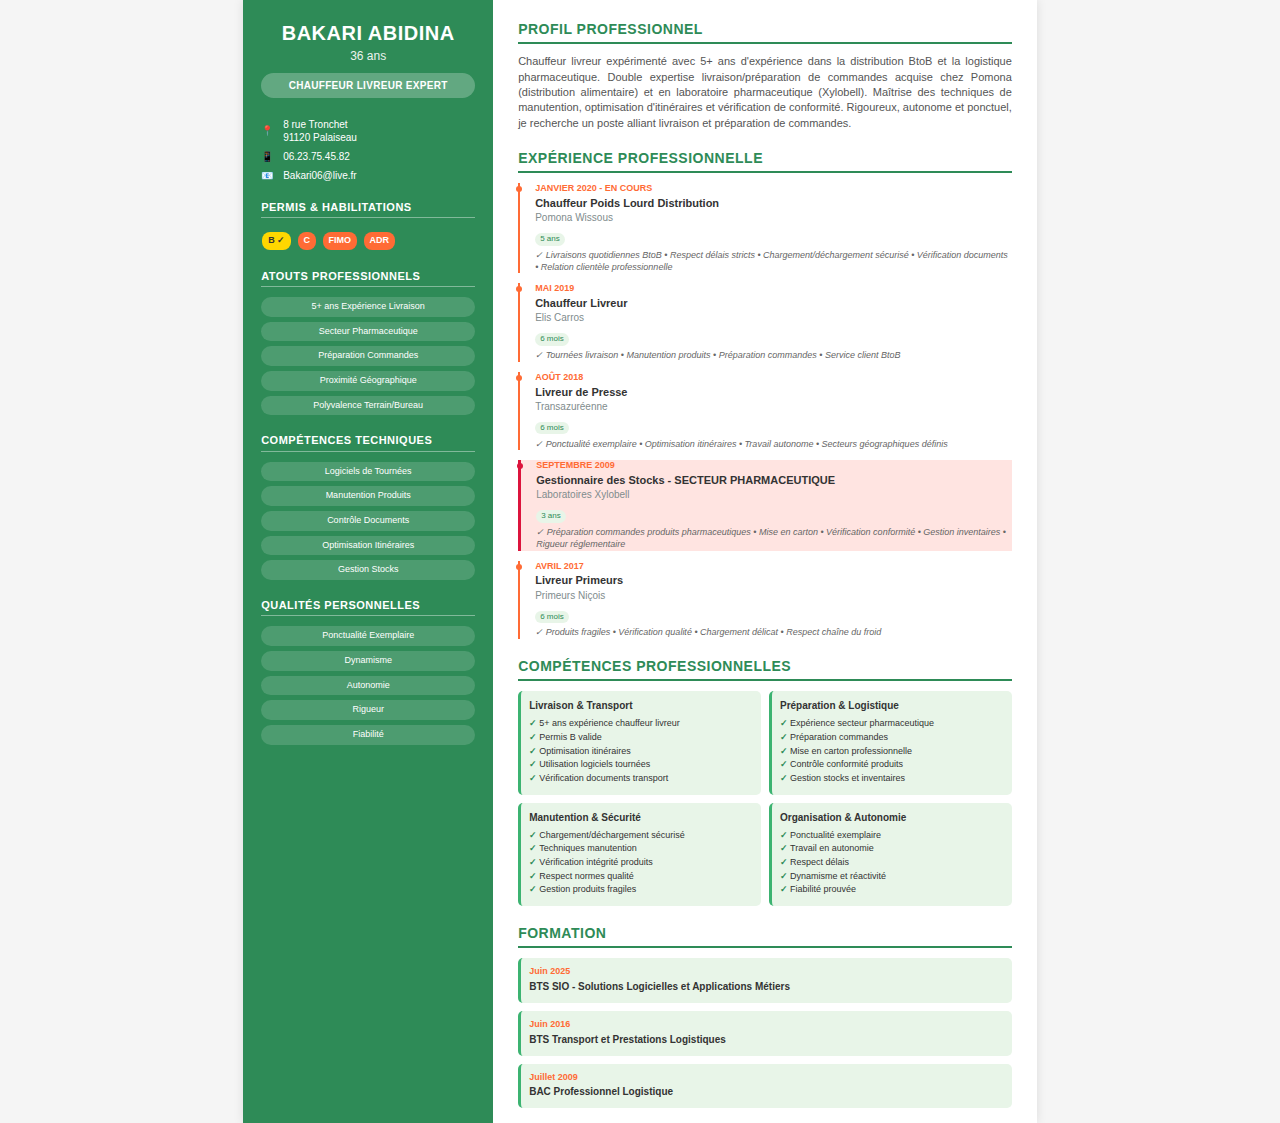
<file: Cv/cv5.html>
<!DOCTYPE html>
<html lang="fr">
<head>
    <meta charset="UTF-8">
    <meta name="viewport" content="width=device-width, initial-scale=1.0">
    <title>CV - Bakari Abidina</title>
    <style>
        * {
            margin: 0;
            padding: 0;
            box-sizing: border-box;
        }

        body {
            font-family: 'Arial', sans-serif;
            line-height: 1.3;
            color: #333;
            background: #f5f5f5;
        }

        .cv-container {
            max-width: 210mm;
            height: 297mm;
            margin: 0 auto;
            background: white;
            display: grid;
            grid-template-columns: 250px 1fr;
            overflow: hidden;
            box-shadow: 0 0 10px rgba(0,0,0,0.1);
        }

        /* Sidebar */
        .sidebar {
            background: #2E8B57;
            color: white;
            padding: 20px 18px;
        }

        .profile-section {
            text-align: center;
            margin-bottom: 20px;
        }

        .name {
            font-size: 20px;
            font-weight: bold;
            margin-bottom: 3px;
            text-transform: uppercase;
            letter-spacing: 0.5px;
        }

        .age {
            font-size: 12px;
            opacity: 0.9;
            margin-bottom: 8px;
        }

        .title {
            background: rgba(255,255,255,0.25);
            padding: 6px 12px;
            border-radius: 15px;
            font-size: 10px;
            font-weight: bold;
            text-transform: uppercase;
            letter-spacing: 0.3px;
        }

        .contact-info {
            margin-bottom: 18px;
        }

        .contact-item {
            display: flex;
            align-items: center;
            margin-bottom: 6px;
            font-size: 10px;
        }

        .contact-item::before {
            content: "📧";
            margin-right: 8px;
            width: 14px;
        }

        .contact-item.phone::before {
            content: "📱";
        }

        .contact-item.address::before {
            content: "📍";
        }

        .sidebar-section {
            margin-bottom: 18px;
        }

        .sidebar-title {
            font-size: 11px;
            font-weight: bold;
            text-transform: uppercase;
            letter-spacing: 0.5px;
            margin-bottom: 10px;
            padding-bottom: 3px;
            border-bottom: 1px solid rgba(255,255,255,0.4);
        }

        .skill-item {
            background: rgba(255,255,255,0.15);
            padding: 4px 8px;
            margin-bottom: 5px;
            border-radius: 12px;
            font-size: 9px;
            text-align: center;
        }

        .permit-item {
            display: inline-block;
            background: #FF6B35;
            color: white;
            padding: 3px 6px;
            margin: 1px;
            border-radius: 8px;
            font-size: 9px;
            font-weight: bold;
        }

        .permit-highlight {
            background: #FFD700 !important;
            color: #333 !important;
            animation: pulse 2s infinite;
        }

        @keyframes pulse {
            0% { box-shadow: 0 0 0 0 rgba(255, 215, 0, 0.7); }
            70% { box-shadow: 0 0 0 5px rgba(255, 215, 0, 0); }
            100% { box-shadow: 0 0 0 0 rgba(255, 215, 0, 0); }
        }

        /* Main Content */
        .main-content {
            padding: 20px 25px;
        }

        .section {
            margin-bottom: 18px;
        }

        .section-title {
            font-size: 14px;
            font-weight: bold;
            color: #2E8B57;
            text-transform: uppercase;
            letter-spacing: 0.5px;
            margin-bottom: 10px;
            padding-bottom: 4px;
            border-bottom: 2px solid #2E8B57;
        }

        .objective {
            font-size: 11px;
            color: #555;
            line-height: 1.4;
            text-align: justify;
        }

        .experience-item {
            margin-bottom: 10px;
            padding-left: 15px;
            border-left: 2px solid #3CB371;
            position: relative;
        }

        .experience-item::before {
            content: "";
            position: absolute;
            left: -4px;
            top: 3px;
            width: 6px;
            height: 6px;
            background: #3CB371;
            border-radius: 50%;
        }

        .experience-highlight {
            border-left: 2px solid #FF6B35;
        }

        .experience-highlight::before {
            background: #FF6B35;
        }

        .experience-date {
            font-weight: bold;
            color: #FF6B35;
            font-size: 9px;
            text-transform: uppercase;
        }

        .experience-title {
            font-weight: bold;
            font-size: 11px;
            color: #333;
            margin: 1px 0;
        }

        .experience-company {
            font-size: 10px;
            color: #7f8c8d;
            margin-bottom: 2px;
        }

        .experience-duration {
            font-size: 8px;
            background: #E8F5E8;
            color: #2E8B57;
            padding: 1px 5px;
            border-radius: 8px;
            display: inline-block;
        }

        .experience-description {
            font-size: 9px;
            color: #666;
            margin-top: 3px;
            font-style: italic;
        }

        .education-item {
            margin-bottom: 8px;
            padding: 8px;
            background: #E8F5E8;
            border-radius: 5px;
            border-left: 3px solid #3CB371;
        }

        .education-date {
            font-weight: bold;
            color: #FF6B35;
            font-size: 9px;
        }

        .education-title {
            font-weight: bold;
            color: #333;
            margin: 2px 0;
            font-size: 10px;
        }

        .competences-grid {
            display: grid;
            grid-template-columns: 1fr 1fr;
            gap: 8px;
        }

        .competence-category {
            background: #E8F5E8;
            padding: 8px;
            border-radius: 5px;
            border-left: 3px solid #3CB371;
        }

        .competence-title {
            font-weight: bold;
            color: #333;
            margin-bottom: 6px;
            font-size: 10px;
        }

        .competence-list {
            list-style: none;
        }

        .competence-list li {
            font-size: 9px;
            margin-bottom: 2px;
            padding-left: 10px;
            position: relative;
        }

        .competence-list li::before {
            content: "✓";
            position: absolute;
            left: 0;
            color: #2E8B57;
            font-weight: bold;
        }

        .pharma-highlight {
            background: #FFE4E1;
            border-left: 3px solid #DC143C !important;
        }

        .pharma-highlight::before {
            background: #DC143C !important;
        }

        @media print {
            .cv-container {
                box-shadow: none;
                margin: 0;
                max-width: 210mm;
                height: 297mm;
            }
            
            body {
                background: white;
            }
        }
    </style>
</head>
<body>
    <div class="cv-container">
        <div class="sidebar">
            <div class="profile-section">
                <div class="name">Bakari Abidina</div>
                <div class="age">36 ans</div>
                <div class="title">Chauffeur Livreur Expert</div>
            </div>

            <div class="contact-info">
                <div class="contact-item address">8 rue Tronchet<br>91120 Palaiseau</div>
                <div class="contact-item phone">06.23.75.45.82</div>
                <div class="contact-item">Bakari06@live.fr</div>
            </div>

            <div class="sidebar-section">
                <div class="sidebar-title">Permis & Habilitations</div>
                <div class="permit-item permit-highlight">B ✓</div>
                <div class="permit-item">C</div>
                <div class="permit-item">FIMO</div>
                <div class="permit-item">ADR</div>
            </div>

            <div class="sidebar-section">
                <div class="sidebar-title">Atouts Professionnels</div>
                <div class="skill-item">5+ ans Expérience Livraison</div>
                <div class="skill-item">Secteur Pharmaceutique</div>
                <div class="skill-item">Préparation Commandes</div>
                <div class="skill-item">Proximité Géographique</div>
                <div class="skill-item">Polyvalence Terrain/Bureau</div>
            </div>

            <div class="sidebar-section">
                <div class="sidebar-title">Compétences Techniques</div>
                <div class="skill-item">Logiciels de Tournées</div>
                <div class="skill-item">Manutention Produits</div>
                <div class="skill-item">Contrôle Documents</div>
                <div class="skill-item">Optimisation Itinéraires</div>
                <div class="skill-item">Gestion Stocks</div>
            </div>

            <div class="sidebar-section">
                <div class="sidebar-title">Qualités Personnelles</div>
                <div class="skill-item">Ponctualité Exemplaire</div>
                <div class="skill-item">Dynamisme</div>
                <div class="skill-item">Autonomie</div>
                <div class="skill-item">Rigueur</div>
                <div class="skill-item">Fiabilité</div>
            </div>
        </div>

        <div class="main-content">
            <div class="section">
                <div class="section-title">Profil Professionnel</div>
                <div class="objective">
                    Chauffeur livreur expérimenté avec 5+ ans d'expérience dans la distribution BtoB et la logistique pharmaceutique. Double expertise livraison/préparation de commandes acquise chez Pomona (distribution alimentaire) et en laboratoire pharmaceutique (Xylobell). Maîtrise des techniques de manutention, optimisation d'itinéraires et vérification de conformité. Rigoureux, autonome et ponctuel, je recherche un poste alliant livraison et préparation de commandes.
                </div>
            </div>

            <div class="section">
                <div class="section-title">Expérience Professionnelle</div>
                
                <div class="experience-item experience-highlight">
                    <div class="experience-date">Janvier 2020 - En cours</div>
                    <div class="experience-title">Chauffeur Poids Lourd Distribution</div>
                    <div class="experience-company">Pomona Wissous</div>
                    <div class="experience-duration">5 ans</div>
                    <div class="experience-description">✓ Livraisons quotidiennes BtoB • Respect délais stricts • Chargement/déchargement sécurisé • Vérification documents • Relation clientèle professionnelle</div>
                </div>

                <div class="experience-item experience-highlight">
                    <div class="experience-date">Mai 2019</div>
                    <div class="experience-title">Chauffeur Livreur</div>
                    <div class="experience-company">Elis Carros</div>
                    <div class="experience-duration">6 mois</div>
                    <div class="experience-description">✓ Tournées livraison • Manutention produits • Préparation commandes • Service client BtoB</div>
                </div>

                <div class="experience-item experience-highlight">
                    <div class="experience-date">Août 2018</div>
                    <div class="experience-title">Livreur de Presse</div>
                    <div class="experience-company">Transazuréenne</div>
                    <div class="experience-duration">6 mois</div>
                    <div class="experience-description">✓ Ponctualité exemplaire • Optimisation itinéraires • Travail autonome • Secteurs géographiques définis</div>
                </div>

                <div class="experience-item pharma-highlight">
                    <div class="experience-date">Septembre 2009</div>
                    <div class="experience-title">Gestionnaire des Stocks - SECTEUR PHARMACEUTIQUE</div>
                    <div class="experience-company">Laboratoires Xylobell</div>
                    <div class="experience-duration">3 ans</div>
                    <div class="experience-description">✓ Préparation commandes produits pharmaceutiques • Mise en carton • Vérification conformité • Gestion inventaires • Rigueur réglementaire</div>
                </div>

                <div class="experience-item experience-highlight">
                    <div class="experience-date">Avril 2017</div>
                    <div class="experience-title">Livreur Primeurs</div>
                    <div class="experience-company">Primeurs Niçois</div>
                    <div class="experience-duration">6 mois</div>
                    <div class="experience-description">✓ Produits fragiles • Vérification qualité • Chargement délicat • Respect chaîne du froid</div>
                </div>
            </div>

            <div class="section">
                <div class="section-title">Compétences Professionnelles</div>
                <div class="competences-grid">
                    <div class="competence-category">
                        <div class="competence-title">Livraison & Transport</div>
                        <ul class="competence-list">
                            <li>5+ ans expérience chauffeur livreur</li>
                            <li>Permis B valide</li>
                            <li>Optimisation itinéraires</li>
                            <li>Utilisation logiciels tournées</li>
                            <li>Vérification documents transport</li>
                        </ul>
                    </div>
                    <div class="competence-category">
                        <div class="competence-title">Préparation & Logistique</div>
                        <ul class="competence-list">
                            <li>Expérience secteur pharmaceutique</li>
                            <li>Préparation commandes</li>
                            <li>Mise en carton professionnelle</li>
                            <li>Contrôle conformité produits</li>
                            <li>Gestion stocks et inventaires</li>
                        </ul>
                    </div>
                    <div class="competence-category">
                        <div class="competence-title">Manutention & Sécurité</div>
                        <ul class="competence-list">
                            <li>Chargement/déchargement sécurisé</li>
                            <li>Techniques manutention</li>
                            <li>Vérification intégrité produits</li>
                            <li>Respect normes qualité</li>
                            <li>Gestion produits fragiles</li>
                        </ul>
                    </div>
                    <div class="competence-category">
                        <div class="competence-title">Organisation & Autonomie</div>
                        <ul class="competence-list">
                            <li>Ponctualité exemplaire</li>
                            <li>Travail en autonomie</li>
                            <li>Respect délais</li>
                            <li>Dynamisme et réactivité</li>
                            <li>Fiabilité prouvée</li>
                        </ul>
                    </div>
                </div>
            </div>

            <div class="section">
                <div class="section-title">Formation</div>
                
                <div class="education-item">
                    <div class="education-date">Juin 2025</div>
                    <div class="education-title">BTS SIO - Solutions Logicielles et Applications Métiers</div>
                </div>

                <div class="education-item">
                    <div class="education-date">Juin 2016</div>
                    <div class="education-title">BTS Transport et Prestations Logistiques</div>
                </div>

                <div class="education-item">
                    <div class="education-date">Juillet 2009</div>
                    <div class="education-title">BAC Professionnel Logistique</div>
                </div>
            </div>
        </div>
    </div>
</body>
</html>
</file>
